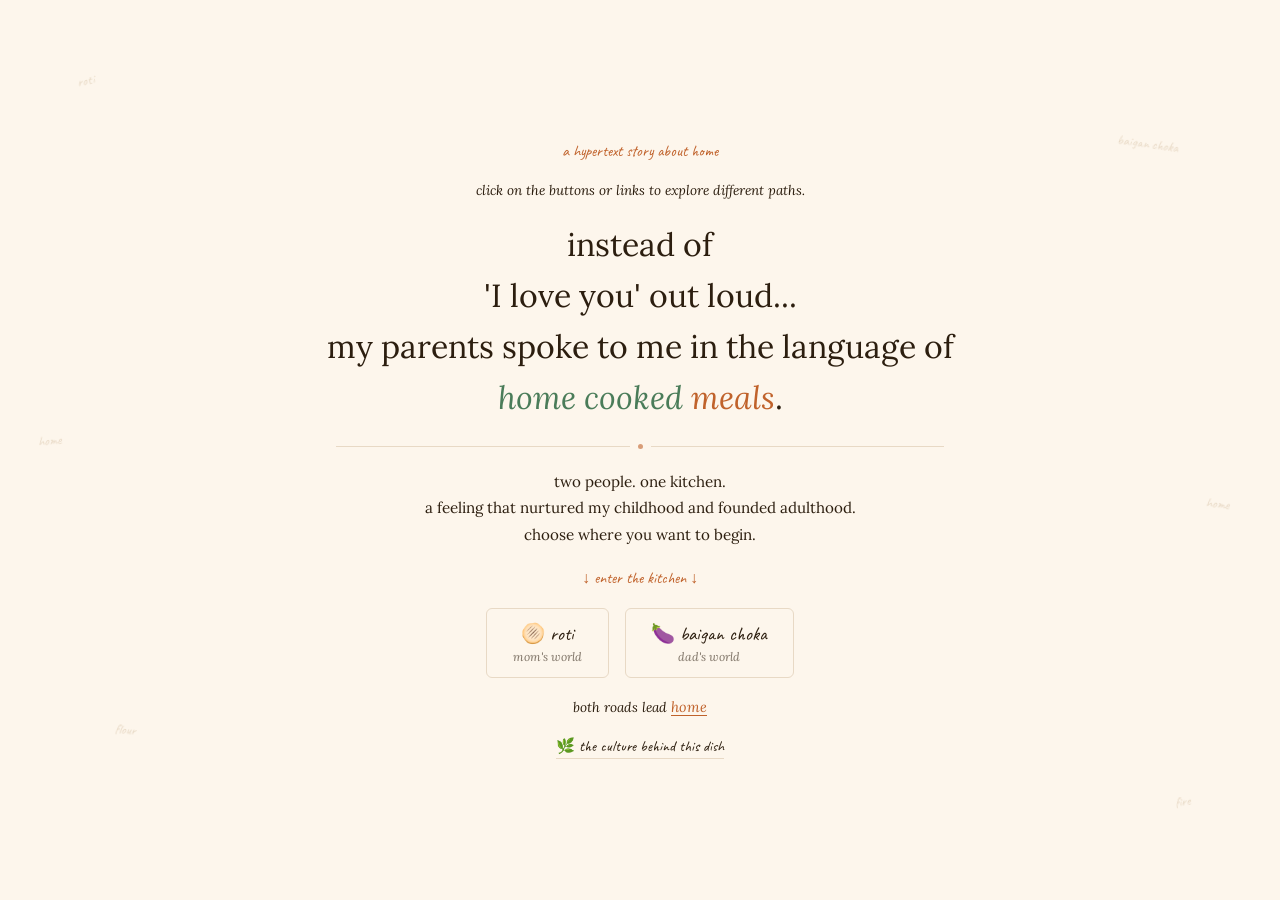
<file: index.html>
<!DOCTYPE html>
<html lang="en">
<head>
  <meta charset="UTF-8" />
  <meta name="viewport" content="width=device-width, initial-scale=1.0" />
  <title>Flour & Fire</title>
  <link rel="stylesheet" href="style.css" />
</head>
<body class="index-body">

  <!-- decorative background -->
  <span class="spice-mark" style="top: 8%;  left: 6%;  transform: rotate(-12deg);">roti</span>
  <span class="spice-mark" style="top: 15%; right: 8%; transform: rotate(8deg);">baigan choka</span>
  <span class="spice-mark" style="bottom: 18%; left: 9%; transform: rotate(6deg);">flour</span>
  <span class="spice-mark" style="bottom: 10%; right: 7%; transform: rotate(-9deg);">fire</span>
  <span class="spice-mark" style="top: 48%; left: 3%; transform: rotate(-5deg);">home</span>
  <span class="spice-mark" style="top: 55%; right: 4%; transform: rotate(7deg);">home</span>

  <main class="index-page">

    <p class="index-eyebrow">a hypertext story about home</p>
    <p class="index-hint">click on the buttons or links to explore different paths.</p>

    <h1 class="index-title">
      instead of<br>
      'I love you' out loud...<br>
      my parents spoke to me in the language of<br>
      <span class="accent-green">home cooked</span>
      <span class="accent-spice">meals</span>.
    </h1>

    <div class="divider index-divider">
      <div class="divider-line"></div>
      <div class="divider-dot"></div>
      <div class="divider-line"></div>
    </div>

    <p class="index-subtitle">
      two people. one kitchen.<br>
      a feeling that nurtured my childhood and founded adulthood.<br>
      choose where you want to begin.
    </p>

    <p class="index-prompt">↓ enter the kitchen ↓</p>

    <div class="index-entry-links">
      <a class="index-entry-link index-link-roti" href="pages/roti.html">
        🫓 roti
        <span class="link-sub">mom's world</span>
      </a>
      <a class="index-entry-link index-link-baigan" href="pages/baigan.html">
        🍆 baigan choka
        <span class="link-sub">dad's world</span>
      </a>
      
    </div>

<p class="index-hint">both roads lead <a href="pages/home.html" class="story-link link-spice">home</a></p>
 <a class="index-culture-link" href="pages/culture.html">
        🌿 the culture behind this dish
      </a>

    </main>
</body>
</html>
</file>
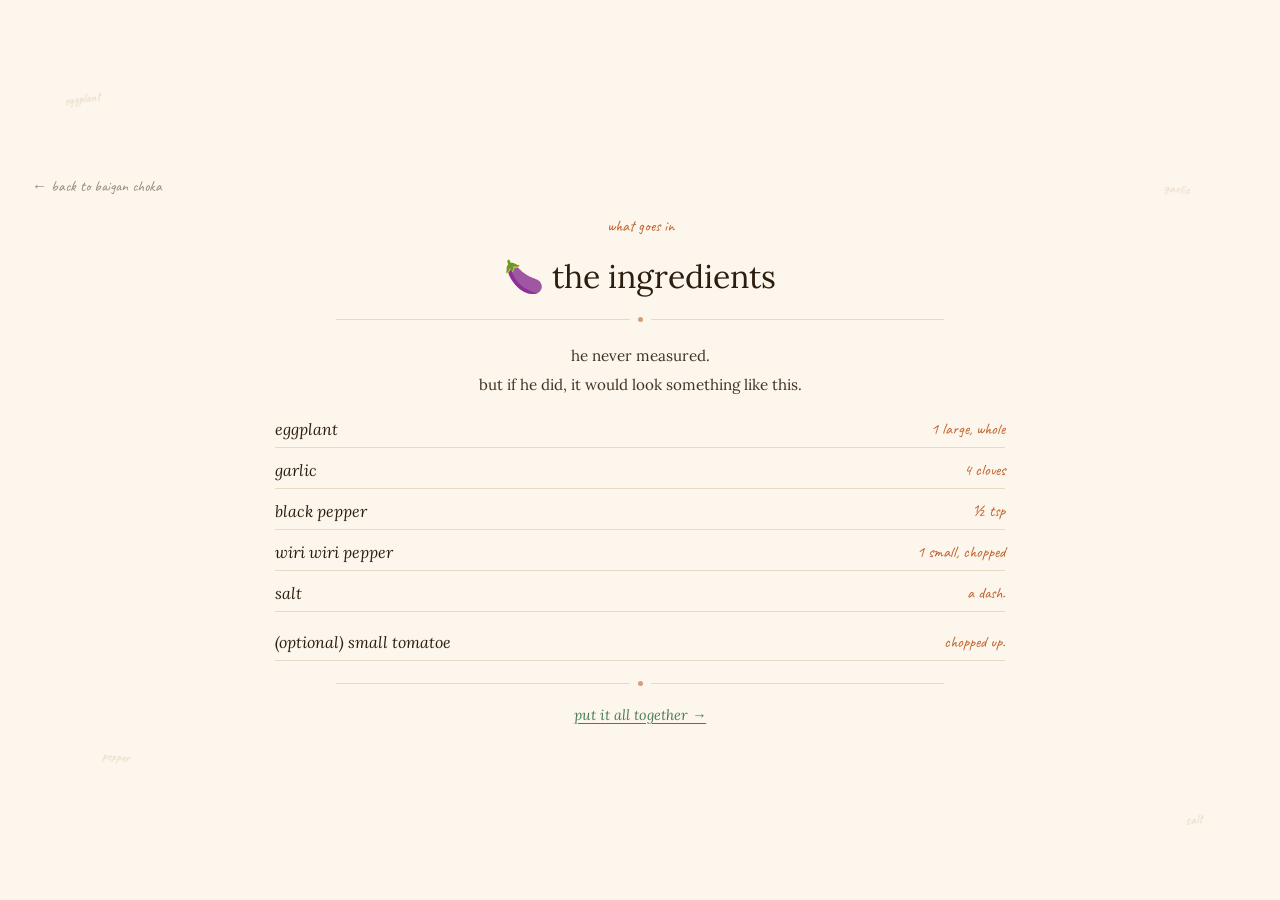
<file: pages/ingredients.html>
<!DOCTYPE html>
<html lang="en">
<head>
  <meta charset="UTF-8" />
  <meta name="viewport" content="width=device-width, initial-scale=1.0" />
  <title>Flour & Fire — Ingredients</title>
  <link rel="stylesheet" href="../style.css" />
</head>
<body>

  <span class="spice-mark" style="top: 10%; left: 5%; transform: rotate(-8deg);">eggplant</span>
  <span class="spice-mark" style="top: 20%; right: 7%; transform: rotate(6deg);">garlic</span>
  <span class="spice-mark" style="bottom: 15%; left: 8%; transform: rotate(5deg);">pepper</span>
  <span class="spice-mark" style="bottom: 8%; right: 6%; transform: rotate(-7deg);">salt</span>

  <main class="story-page">

    <nav class="page-nav">
      <a href="baigan.html" class="nav-back">← back to baigan choka</a>
    </nav>

    <p class="page-eyebrow">what goes in</p>
    <h1 class="page-title">🍆 the ingredients</h1>

    <div class="divider">
      <div class="divider-line"></div>
      <div class="divider-dot"></div>
      <div class="divider-line"></div>
    </div>

    <div class="story-fragment">
      <p>he never measured.<br>but if he did, it would look something like this.</p>
    </div>

    <div class="ingredient-list">
      <div class="ingredient-item">
        <span class="ingredient-name">eggplant</span>
        <span class="ingredient-amount">1 large, whole</span>
      </div>
      <div class="ingredient-item">
        <span class="ingredient-name">garlic</span>
        <span class="ingredient-amount">4 cloves</span>
      </div>
      <div class="ingredient-item">
        <span class="ingredient-name">black pepper</span>
        <span class="ingredient-amount">½ tsp</span>
      </div>
      <div class="ingredient-item">
        <span class="ingredient-name">wiri wiri pepper</span>
        <span class="ingredient-amount">1 small, chopped</span>
      </div>
      <div class="ingredient-item">
        <span class="ingredient-name">salt</span>
        <span class="ingredient-amount">a dash. </span>
      </div>
    </div>
    <div class="ingredient-item">
        <span class="ingredient-name">(optional) small tomatoe</span>
        <span class="ingredient-amount">chopped up. </span>
      </div>
    </div>


    <div class="divider">
      <div class="divider-line"></div>
      <div class="divider-dot"></div>
      <div class="divider-line"></div>
    </div>

    <p class="page-hint">
      <a href="recipe.html" class="story-link link-green">put it all together →</a>
    </p>

  </main>

</body>
</html>
</file>
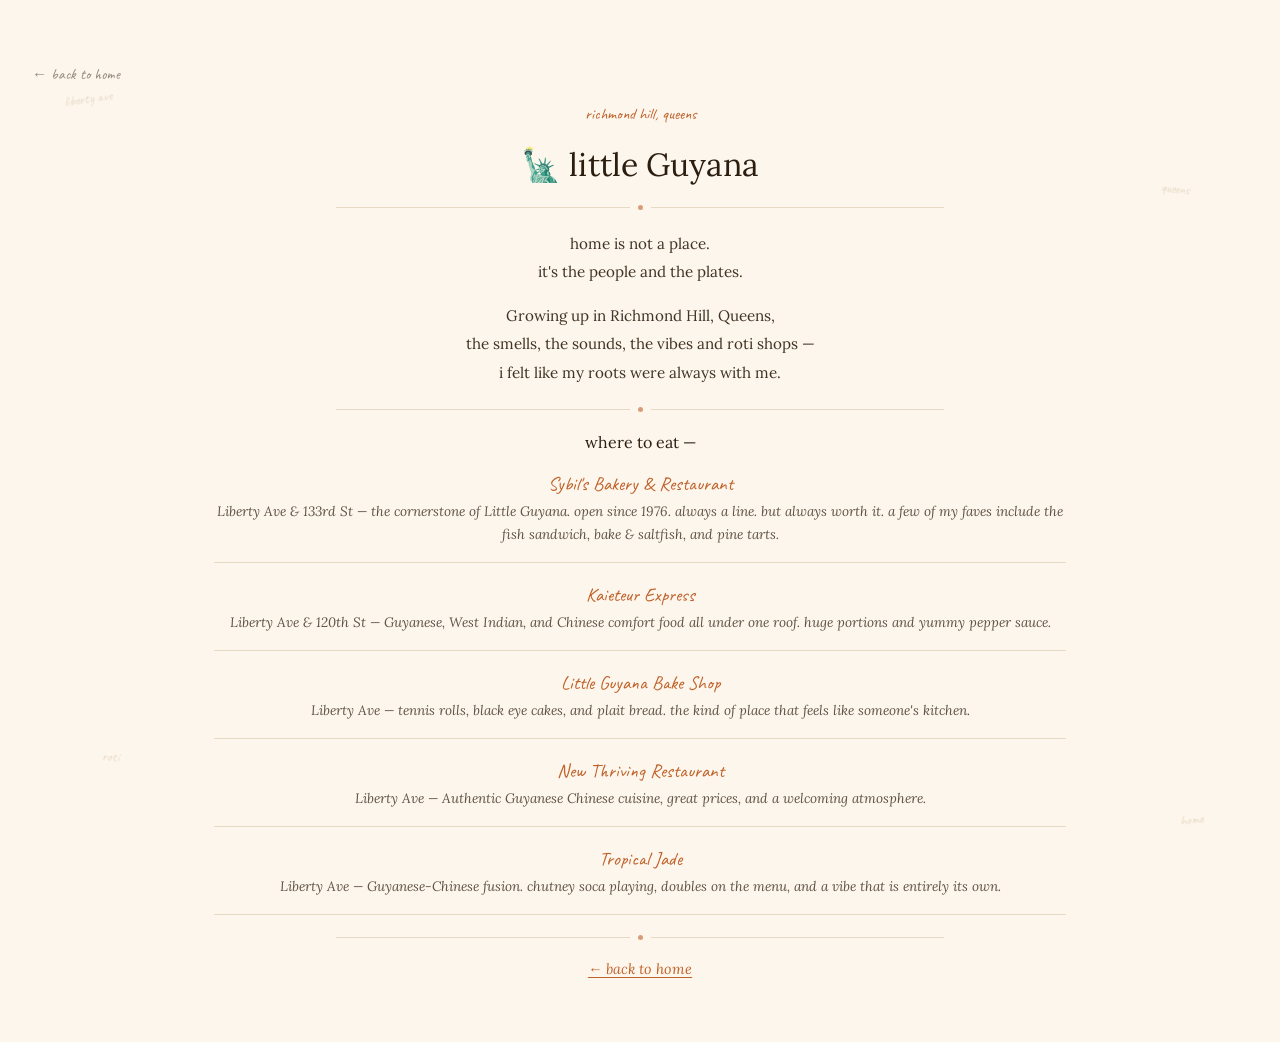
<file: pages/little-guyana.html>
<!DOCTYPE html>
<html lang="en">
<head>
  <meta charset="UTF-8" />
  <meta name="viewport" content="width=device-width, initial-scale=1.0" />
  <title>Flour & FIre - Little Guyana</title>
  <link rel="stylesheet" href="../style.css" />
</head>
<body>

  <span class="spice-mark" style="top: 10%; left: 5%; transform: rotate(-8deg);">liberty ave</span>
  <span class="spice-mark" style="top: 20%; right: 7%; transform: rotate(6deg);">queens</span>
  <span class="spice-mark" style="bottom: 15%; left: 8%; transform: rotate(5deg);">roti</span>
  <span class="spice-mark" style="bottom: 8%; right: 6%; transform: rotate(-7deg);">home</span>

  <main class="story-page">

    <nav class="page-nav">
      <a href="home.html" class="nav-back">← back to home</a>
    </nav>

    <p class="page-eyebrow">richmond hill, queens</p>
    <h1 class="page-title">🗽 little Guyana</h1>

    <div class="divider">
      <div class="divider-line"></div>
      <div class="divider-dot"></div>
      <div class="divider-line"></div>
    </div>

    <div class="story-fragment">
      <p>
        home is not a place.<br>
        it's the people and the plates.
      </p>
      <p>
        Growing up in Richmond Hill, Queens,<br>
        the smells, the sounds, the vibes and roti shops —<br>
        i felt like my roots were always with me.
      </p>
    </div>

    <div class="divider">
      <div class="divider-line"></div>
      <div class="divider-dot"></div>
      <div class="divider-line"></div>
    </div>

    <p class="recipe-label">where to eat —</p>

    <div class="restaurant-list">

      <div class="restaurant-item">
        <span class="restaurant-name">Sybil's Bakery & Restaurant</span>
        <span class="restaurant-detail">Liberty Ave & 133rd St — the cornerstone of Little Guyana. open since 1976. always a line. but always worth it. a few of my faves include the fish sandwich, bake & saltfish, and pine tarts.</span>
      </div>

      <div class="restaurant-item">
        <span class="restaurant-name">Kaieteur Express</span>
        <span class="restaurant-detail">Liberty Ave & 120th St — Guyanese, West Indian, and Chinese comfort food all under one roof. huge portions and yummy pepper sauce.</span>
      </div>

      <div class="restaurant-item">
        <span class="restaurant-name">Little Guyana Bake Shop</span>
        <span class="restaurant-detail">Liberty Ave — tennis rolls, black eye cakes, and plait bread. the kind of place that feels like someone's kitchen.</span>
      </div>

      <div class="restaurant-item">
        <span class="restaurant-name">New Thriving Restaurant</span>
        <span class="restaurant-detail">Liberty Ave — Authentic Guyanese Chinese cuisine, great prices, and a welcoming atmosphere.</span>
      </div>

      <div class="restaurant-item">
        <span class="restaurant-name">Tropical Jade</span>
        <span class="restaurant-detail">Liberty Ave — Guyanese-Chinese fusion. chutney soca playing, doubles on the menu, and a vibe that is entirely its own.</span>
      </div>

    </div>

    <div class="divider">
      <div class="divider-line"></div>
      <div class="divider-dot"></div>
      <div class="divider-line"></div>
    </div>

    <p class="page-hint">
      <a href="home.html" class="story-link link-spice">← back to home</a>
    </p>

  </main>

</body>
</html>
</file>
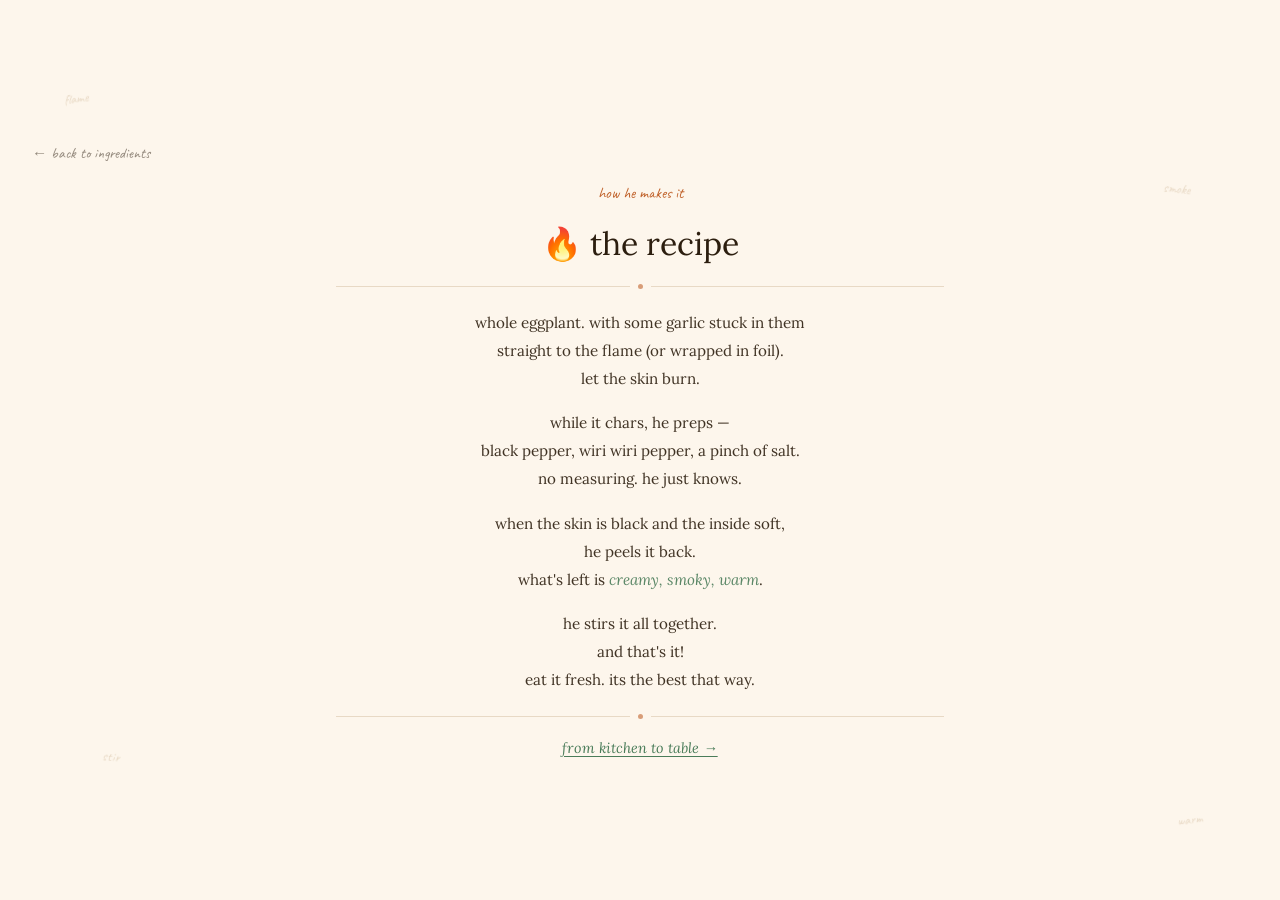
<file: pages/recipe.html>
<!DOCTYPE html>
<html lang="en">
<head>
  <meta charset="UTF-8" />
  <meta name="viewport" content="width=device-width, initial-scale=1.0" />
  <title>Flour & Fire — The Recipe</title>
  <link rel="stylesheet" href="../style.css" />
</head>
<body>

  <span class="spice-mark" style="top: 10%; left: 5%; transform: rotate(-8deg);">flame</span>
  <span class="spice-mark" style="top: 20%; right: 7%; transform: rotate(6deg);">smoke</span>
  <span class="spice-mark" style="bottom: 15%; left: 8%; transform: rotate(5deg);">stir</span>
  <span class="spice-mark" style="bottom: 8%; right: 6%; transform: rotate(-7deg);">warm</span>

  <main class="story-page">

    <nav class="page-nav">
      <a href="ingredients.html" class="nav-back">← back to ingredients</a>
    </nav>

    <p class="page-eyebrow">how he makes it</p>
    <h1 class="page-title">🔥 the recipe</h1>

    <div class="divider">
      <div class="divider-line"></div>
      <div class="divider-dot"></div>
      <div class="divider-line"></div>
    </div>

    <div class="story-fragment">
      <p>
        whole eggplant. with some garlic stuck in them <br>
        straight to the flame (or wrapped in foil).<br>
        let the skin burn.
      </p>
      <p>
        while it chars, he preps —<br>
        black pepper, wiri wiri pepper, a pinch of salt.<br>
        no measuring. he just knows.
      </p>
      <p>
        when the skin is black and the inside soft,<br>
        he peels it back.<br>
        what's left is <span class="accent-green">creamy, smoky, warm</span>.
      </p>
      <p>
        he stirs it all together.<br>
        and that's it!<br>
        eat it fresh. its the best that way.
      </p>
    </div>

    <div class="divider">
      <div class="divider-line"></div>
      <div class="divider-dot"></div>
      <div class="divider-line"></div>
    </div>

    <p class="page-hint">
      <a href="home.html" class="story-link link-green">from kitchen to table →</a>
    </p>

  </main>

</body>
</html>
</file>
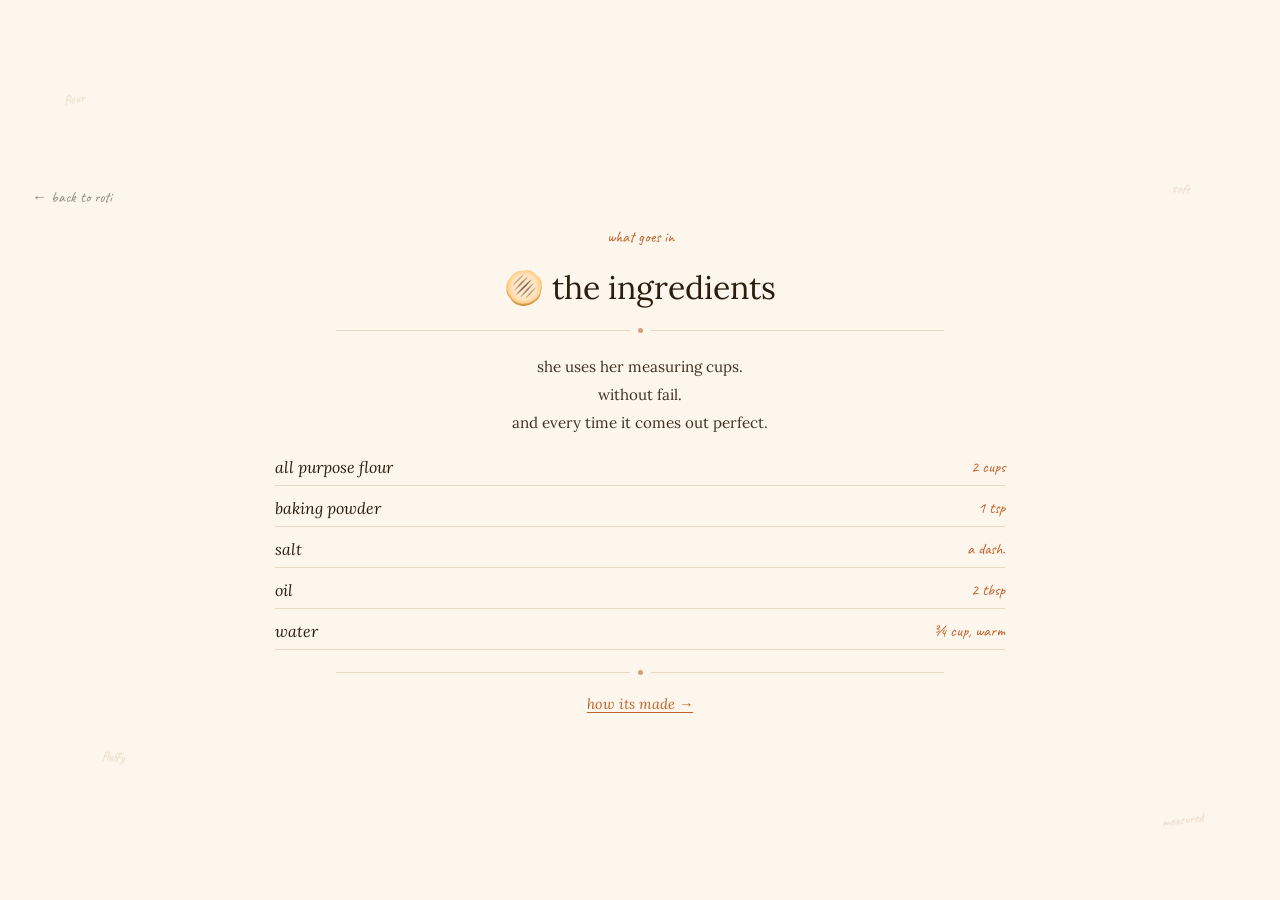
<file: pages/roti-ingredients.html>
<!DOCTYPE html>
<html lang="en">
<head>
  <meta charset="UTF-8" />
  <meta name="viewport" content="width=device-width, initial-scale=1.0" />
  <title>Flour & Fire — Roti Ingredients</title>
  <link rel="stylesheet" href="../style.css" />
</head>
<body>

  <span class="spice-mark" style="top: 10%; left: 5%; transform: rotate(-8deg);">flour</span>
  <span class="spice-mark" style="top: 20%; right: 7%; transform: rotate(6deg);">soft</span>
  <span class="spice-mark" style="bottom: 15%; left: 8%; transform: rotate(5deg);">fluffy</span>
  <span class="spice-mark" style="bottom: 8%; right: 6%; transform: rotate(-7deg);">measured</span>

  <main class="story-page">

    <nav class="page-nav">
      <a href="roti.html" class="nav-back">← back to roti</a>
    </nav>

    <p class="page-eyebrow">what goes in</p>
    <h1 class="page-title">🫓 the ingredients</h1>

    <div class="divider">
      <div class="divider-line"></div>
      <div class="divider-dot"></div>
      <div class="divider-line"></div>
    </div>

    <div class="story-fragment">
      <p>
        she uses her measuring cups.<br>
        without fail.<br>
        and every time it comes out perfect.
      </p>
    </div>

    <div class="ingredient-list">
      <div class="ingredient-item">
        <span class="ingredient-name">all purpose flour</span>
        <span class="ingredient-amount">2 cups</span>
      </div>
      <div class="ingredient-item">
        <span class="ingredient-name">baking powder</span>
        <span class="ingredient-amount">1 tsp</span>
      </div>
      <div class="ingredient-item">
        <span class="ingredient-name">salt</span>
        <span class="ingredient-amount">a dash.</span>
      </div>
      <div class="ingredient-item">
        <span class="ingredient-name">oil</span>
        <span class="ingredient-amount">2 tbsp</span>
      </div>
      <div class="ingredient-item">
        <span class="ingredient-name">water</span>
        <span class="ingredient-amount">¾ cup, warm</span>
      </div>
    </div>

    <div class="divider">
      <div class="divider-line"></div>
      <div class="divider-dot"></div>
      <div class="divider-line"></div>
    </div>

    <p class="page-hint">
      <a href="roti-recipe.html" class="story-link link-spice">how its made →</a>
    </p>

  </main>

</body>
</html>
</file>
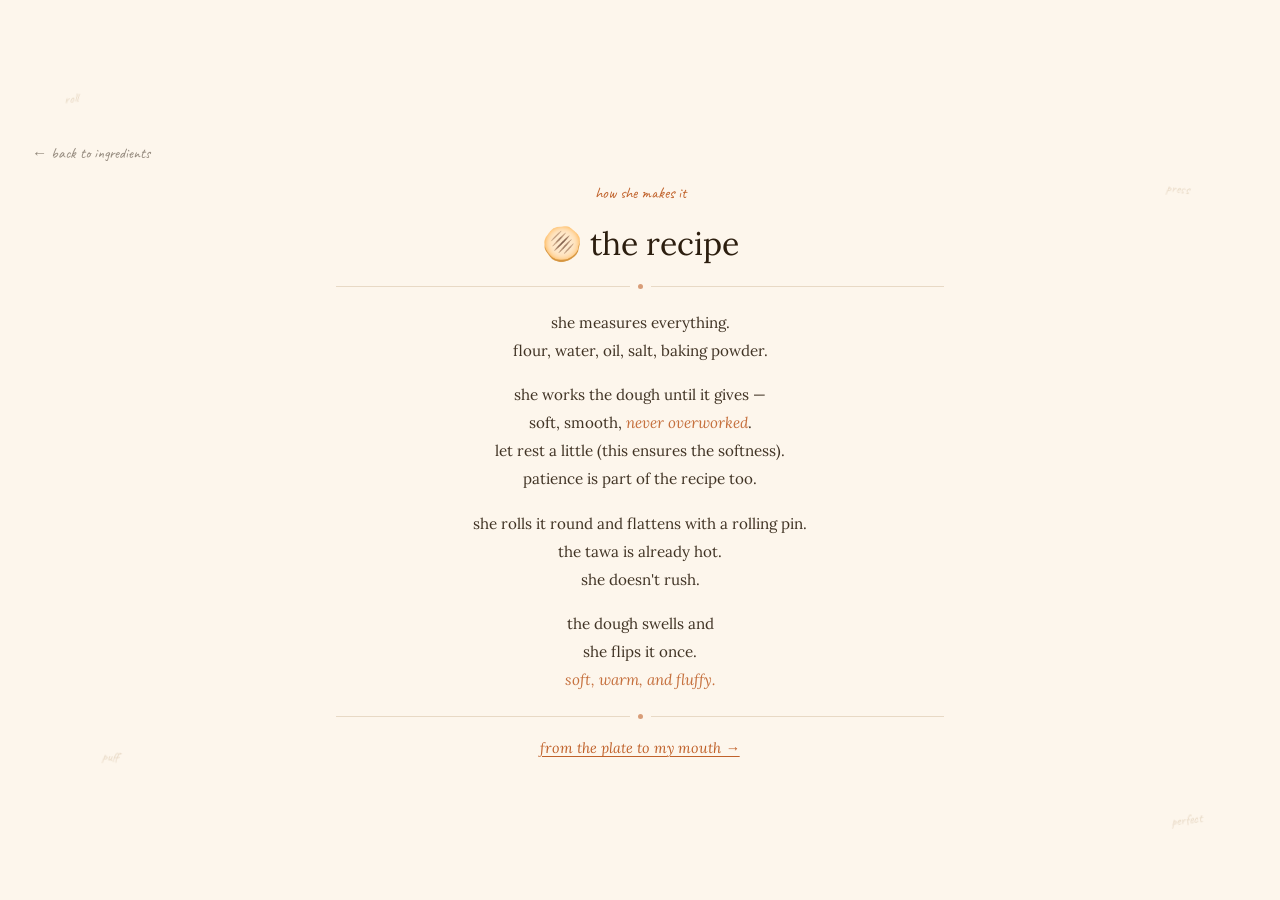
<file: pages/roti-recipe.html>
<!DOCTYPE html>
<html lang="en">
<head>
  <meta charset="UTF-8" />
  <meta name="viewport" content="width=device-width, initial-scale=1.0" />
  <title>Flour & Fire — Roti Recipe</title>
  <link rel="stylesheet" href="../style.css" />
</head>
<body>

  <span class="spice-mark" style="top: 10%; left: 5%; transform: rotate(-8deg);">roll</span>
  <span class="spice-mark" style="top: 20%; right: 7%; transform: rotate(6deg);">press</span>
  <span class="spice-mark" style="bottom: 15%; left: 8%; transform: rotate(5deg);">puff</span>
  <span class="spice-mark" style="bottom: 8%; right: 6%; transform: rotate(-7deg);">perfect</span>

  <main class="story-page">

    <nav class="page-nav">
      <a href="roti-ingredients.html" class="nav-back">← back to ingredients</a>
    </nav>

    <p class="page-eyebrow">how she makes it</p>
    <h1 class="page-title">🫓 the recipe</h1>

    <div class="divider">
      <div class="divider-line"></div>
      <div class="divider-dot"></div>
      <div class="divider-line"></div>
    </div>

    <div class="story-fragment">
      <p>
        she measures everything.<br>
        flour, water, oil, salt, baking powder.<br>
              </p>
      <p>
        she works the dough until it gives —<br>
        soft, smooth, <span class="accent-spice">never overworked</span>.<br>
        let rest a little (this ensures the softness).<br>
        patience is part of the recipe too.
      </p>
      <p>
        she rolls it round and flattens with a rolling pin.<br>
        the tawa is already hot.<br>
        she doesn't rush.
      </p>
      <p>
        the dough swells and<br>
        she flips it once.<br>
        <span class="accent-spice">soft, warm, and fluffy.</span> <br>
            </p>
    </div>

    <div class="divider">
      <div class="divider-line"></div>
      <div class="divider-dot"></div>
      <div class="divider-line"></div>
    </div>

<p class="page-hint">
  <a href="home.html" class="story-link link-spice">from the plate to my mouth →</a>
</p>
  </main>

</body>
</html>
</file>
<file: style.css>
@import url('https://fonts.googleapis.com/css2?family=Lora:ital,wght@0,400;1,400&family=Caveat&display=swap');

/* tokens  */
:root {
  --cream:  #fdf6ec;
  --ink:    #2c1e0f;
  --spice:  #c0622b;
  --green:  #4a7c59;
  --faint:  #e8d9c5;
}

/* reset */
*, *::before, *::after {
  box-sizing: border-box;
  margin: 0;
  padding: 0;
}

/* base  */
body {
  background-color: var(--cream);
  color: var(--ink);
  font-family: 'Lora', serif;
  min-height: 100vh;
}

/* watermark */
.spice-mark {
  position: fixed;
  font-family: 'Caveat', cursive;
  font-size: 0.85rem;
  color: var(--faint);
  pointer-events: none;
  user-select: none;
}

/* ── share page layout (index + story pages) ── */
.index-page,
.story-page {
  min-height: 100vh;
  display: flex;
  flex-direction: column;
  justify-content: center;
  align-items: center;
  text-align: center;
  padding: 4rem 2rem;
  gap: 1.25rem;
}

/* ── accent colours ── */
.accent-spice { color: var(--spice); font-style: italic; }
.accent-green  { color: var(--green); font-style: italic; }

/* ── divider ── */
.divider {
  display: flex;
  align-items: center;
  gap: 0.5rem;
  width: 50%;
}

.divider-line {
  flex: 1;
  height: 1px;
  background: var(--faint);
}

.divider-dot {
  width: 5px;
  height: 5px;
  border-radius: 50%;
  background: var(--spice);
  opacity: 0.6;
}

/* ── index page ── */
.index-eyebrow {
  font-family: 'Caveat', cursive;
  font-size: 1rem;
  color: var(--spice);
}

.index-title {
  font-size: clamp(1.5rem, 4vw, 2rem);
  font-weight: 400;
  line-height: 1.6;
}

.index-subtitle {
  font-size: 0.95rem;
  line-height: 1.75;
  opacity: 0.75;
}

.index-prompt {
  font-family: 'Caveat', cursive;
  font-size: 1rem;
  color: var(--spice);
  opacity: 0.7;
}

.index-entry-links {
  display: flex;
  justify-content: center;
  align-items: center;
  gap: 1rem;
}

.index-entry-link {
  display: flex;
  flex-direction: column;
  justify-content: center;
  align-items: center;
  gap: 0.2rem;
  padding: 0.8rem 1.6rem;
  border: 1.5px solid var(--faint);
  border-radius: 6px;
  text-decoration: none;
  font-family: 'Caveat', cursive;
  font-size: 1.2rem;
  color: var(--ink);
  transition: border-color 0.2s, color 0.2s;
}

.index-entry-link .link-sub {
  font-family: 'Lora', serif;
  font-style: italic;
  font-size: 0.75rem;
  opacity: 0.6;
}

.index-link-roti:hover   { border-color: var(--spice); color: var(--spice); }
.index-link-baigan:hover { border-color: var(--green);  color: var(--green); }

.index-hint {
  font-style: italic;
  font-size: 0.85rem;
  opacity: 0.5;
}

/* culture link on index */
.index-culture-link {
  font-family: 'Caveat', cursive;
  font-size: 0.95rem;
  color: var(--ink);
  opacity: 0.6;
  text-decoration: none;
  border-bottom: 1px solid var(--faint);
  padding-bottom: 2px;
}

.index-culture-link:hover {
  opacity: 1;
  border-color: var(--green);
  color: var(--green);
}

/*  story pages  */
.page-nav {
  width: 100%;
  display: flex;
  justify-content: flex-start;
  align-items: center;
}

.nav-back {
  font-family: 'Caveat', cursive;
  font-size: 0.95rem;
  color: var(--ink);
  opacity: 0.5;
  text-decoration: none;
}

.nav-back:hover { opacity: 1; }

.page-eyebrow {
  font-family: 'Caveat', cursive;
  font-size: 1rem;
  color: var(--spice);
}

.page-title {
  font-size: 2rem;
  font-weight: 400;
}

.story-fragment {
  display: flex;
  flex-direction: column;
  align-items: center;
  gap: 1rem;
}

.story-fragment p {
  font-size: 0.95rem;
  line-height: 1.85;
  opacity: 0.9;
}

.page-hint {
  font-style: italic;
  font-size: 0.85rem;
  opacity: 0.5;
}

.story-img {
  width: 200px;
  height: 200px;
  object-fit: cover;
  border-radius: 8px;
  opacity: 0.9;
}

/*  inline story links  */
.story-link {
  font-family: 'Lora', serif;
  font-size: 0.9rem;
  font-style: italic;
  text-underline-offset: 3px;
  text-decoration-thickness: 1px;
  transition: opacity 0.2s;
}

.link-spice { color: var(--spice); }
.link-green  { color: var(--green); }

.story-link:hover { opacity: 0.6; }

/*  inline button (e.g. "just cooks")  */
.inline-btn {
  font-family: 'Lora', serif;
  font-size: 0.95rem;
  color: var(--green);
  border: 1px solid var(--green);
  padding: 0.15rem 0.5rem;
  border-radius: 4px;
  text-decoration: none;
}

.inline-btn:hover { opacity: 0.6; }

/*  page buttons  */
.page-btn {
  font-family: 'Caveat', cursive;
  font-size: 1.1rem;
  padding: 0.6rem 1.4rem;
  border-radius: 6px;
  text-decoration: none;
  transition: opacity 0.2s;
}

.btn-green { border: 1.5px solid var(--green); color: var(--green); }
.btn-spice { border: 1.5px solid var(--spice); color: var(--spice); }

.btn-green:hover,
.btn-spice:hover { opacity: 0.6; }

/*  ingredient list  */
.ingredient-list {
  display: flex;
  flex-direction: column;
  align-items: center;
  gap: 0.75rem;
  width: 100%;
}

.ingredient-item {
  display: flex;
  justify-content: space-between;
  align-items: center;
  width: 60%;
  border-bottom: 1px solid var(--faint);
  padding-bottom: 0.5rem;
}

.ingredient-name {
  font-style: italic;
  color: var(--ink);
}

.ingredient-amount {
  font-family: 'Caveat', cursive;
  font-size: 1rem;
  color: var(--spice);
}

/*  home page  */
.home-line {
  font-size: 1.4rem;
  font-weight: 400;
  line-height: 1.8;
  font-style: italic;
}

.home-nav {
  display: flex;
  justify-content: space-between;
  align-items: center;
  width: 100%;
}

/*  restaurant list  */
.restaurant-list {
  display: flex;
  flex-direction: column;
  align-items: center;
  gap: 1.25rem;
  width: 100%;
}

.restaurant-item {
  display: flex;
  flex-direction: column;
  align-items: center;
  gap: 0.25rem;
  width: 70%;
  border-bottom: 1px solid var(--faint);
  padding-bottom: 1rem;
}

.restaurant-name {
  font-family: 'Caveat', cursive;
  font-size: 1.2rem;
  color: var(--spice);
}

.restaurant-detail {
  font-size: 0.85rem;
  line-height: 1.7;
  opacity: 0.75;
  font-style: italic;
}

/*  fade in animation  */
@keyframes fadeDown {
  from {
    opacity: 0;
    transform: translateY(-16px);
  }
  to {
    opacity: 1;
    transform: translateY(0);
  }
}

.index-page > *,
.story-page > * {
  animation: fadeDown 0.8s ease forwards;
}
</file>
